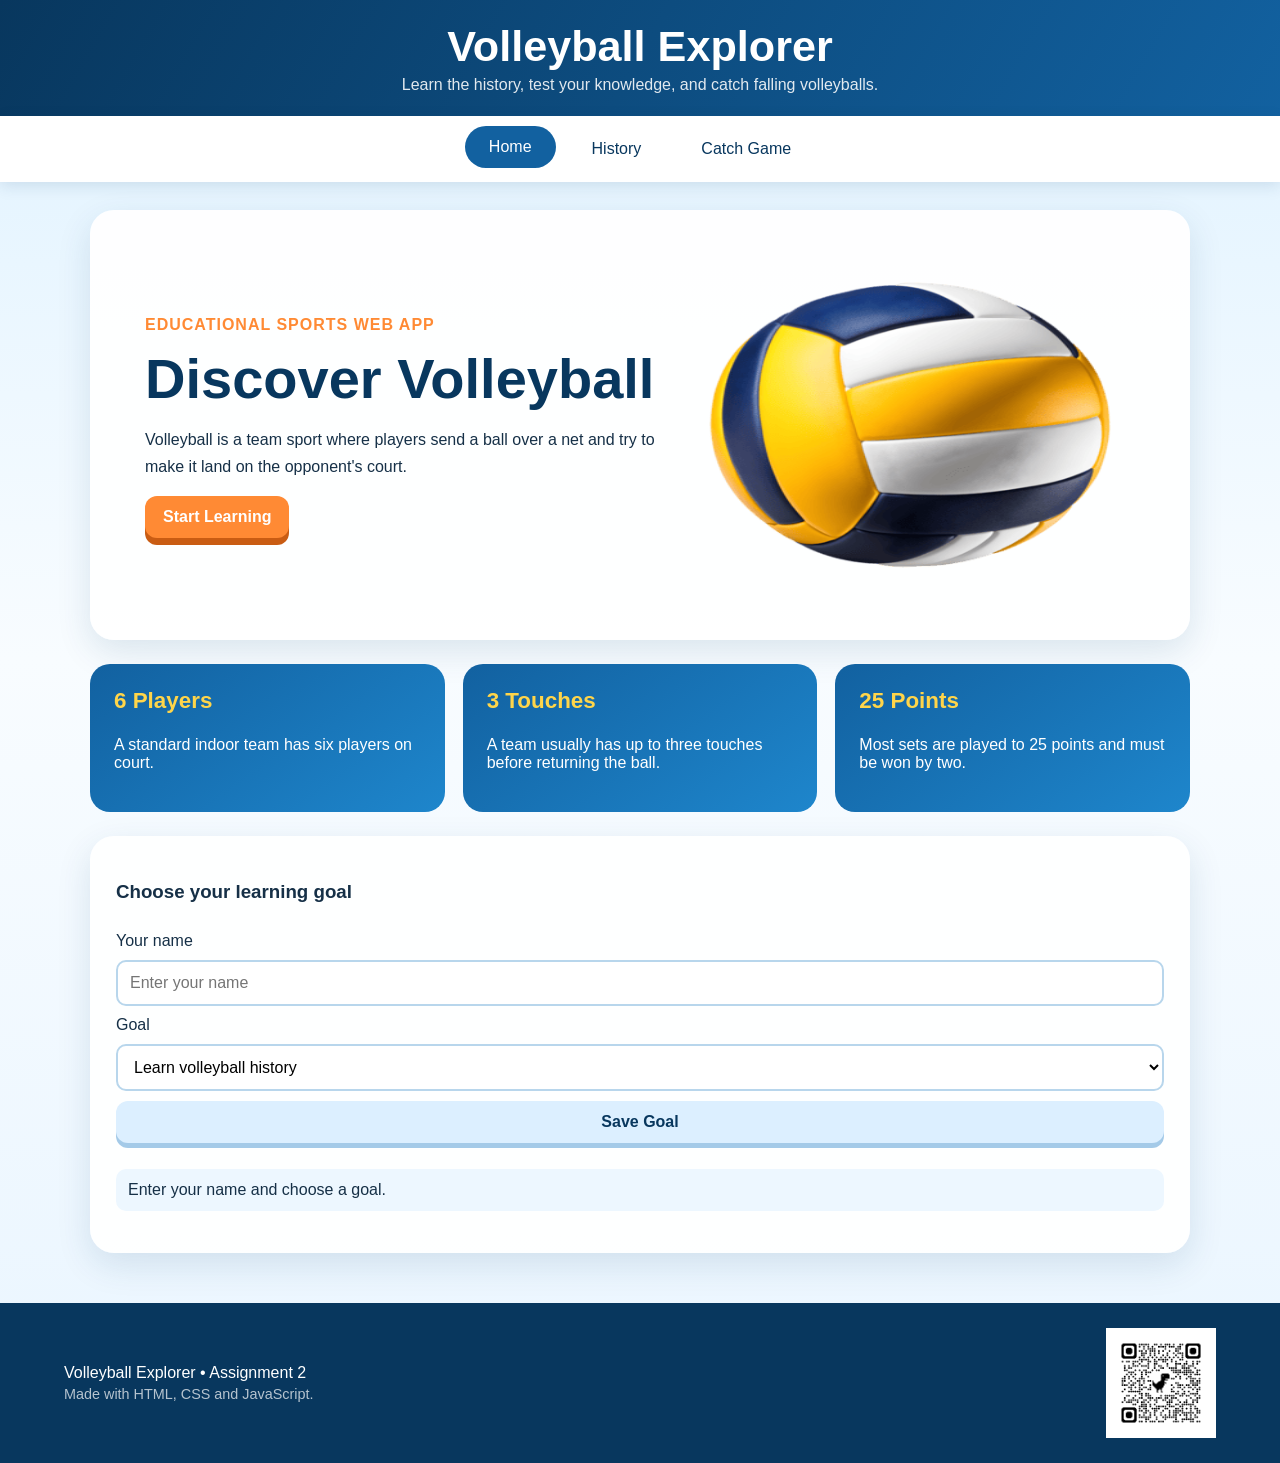
<file: WebDevA2/index.html>
<!DOCTYPE html>
<html lang="en">
<head>
  <meta charset="UTF-8">
  <meta name="viewport" content="width=device-width, initial-scale=1.0">
  <meta name="theme-color" content="#1261a0">
  <title>Volleyball Explorer</title>
  <link rel="stylesheet" href="style.css">
</head>

<body>
<header class="site-header">
		<button id="menuBtn" class="menu-btn" aria-label="Open navigation">☰</button>

		<div class="hero">
			<h1>Volleyball Explorer</h1>
			<p>Learn the history, test your knowledge, and catch falling volleyballs.</p>
		</div>
	</header>

  <nav id="mainNav" class="main-nav" aria-label="Main navigation">
    <button class="nav-btn active" data-page="home">Home</button>
    <button class="nav-btn" data-page="history">History</button>
    <button class="nav-btn" data-page="game">Catch Game</button>
  </nav>

  <main>
    <section id="home" class="page active-page">
      <div class="hero-card">
        <div class="hero-text">
          <p class="tag">Educational Sports Web App</p>
          <h2>Discover Volleyball</h2>
          <p>Volleyball is a team sport where players send a ball over a net and try to make it land on the opponent's court.</p>
          <button class="primary-btn go-page" data-page="history">Start Learning</button>
        </div>
        <img src="images/Volleyball.png">
      </div>

      <div class="info-grid">
        <article>
          <h3>6 Players</h3>
          <p>A standard indoor team has six players on court.</p>
        </article>
        <article>
          <h3>3 Touches</h3>
          <p>A team usually has up to three touches before returning the ball.</p>
        </article>
        <article>
          <h3>25 Points</h3>
          <p>Most sets are played to 25 points and must be won by two.</p>
        </article>
      </div>

      <div class="settings-card">
        <h3>Choose your learning goal</h3>
        <label for="nameInput">Your name</label>
        <input id="nameInput" type="text" maxlength="20" placeholder="Enter your name">
        <label for="goalSelect">Goal</label>
        <select id="goalSelect">
          <option value="history">Learn volleyball history</option>
          <option value="game">Practise reaction speed</option>
        </select>
        <button id="saveGoalBtn" class="secondary-btn">Save Goal</button>
        <p id="goalMessage" class="message-box">Enter your name and choose a goal.</p>
      </div>
    </section>

    <section id="history" class="page">
      <div class="section-heading">
        <p class="tag">Subtopic 1</p>
        <h2>History of Volleyball</h2>
        <p>Tap each year to reveal an important event.</p>
      </div>

      <div id="timeline" class="timeline">
        <button class="timeline-item" data-year="1895">
          <span>1895</span>
          <strong>Volleyball is created</strong>
        </button>
        <button class="timeline-item" data-year="1896">
          <span>1896</span>
          <strong>The name changes</strong>
        </button>
        <button class="timeline-item" data-year="1947">
          <span>1947</span>
          <strong>International federation</strong>
        </button>
        <button class="timeline-item" data-year="1964">
          <span>1964</span>
          <strong>Olympic debut</strong>
        </button>
      </div>

      <div id="historyDetail" class="history-detail">
        <h3>Select a year</h3>
        <p>The information will appear here.</p>
      </div>

      <div class="quiz-card">
        <h3>Quick History Check</h3>
        <p>Who created volleyball?</p>
        <div id="quizOptions" class="quiz-options">
          <button data-answer="wrong">James Naismith</button>
          <button data-answer="correct">William G. Morgan</button>
          <button data-answer="wrong">Pierre de Coubertin</button>
        </div>
        <p id="quizFeedback" class="message-box">Choose one answer.</p>
      </div>
    </section>

    <section id="game" class="page">
      <div class="section-heading">
        <p class="tag">Subtopic 2</p>
        <h2>Catch the Volleyball</h2>
        <p>Move the mouse or drag your finger left and right. Catch the falling volleyballs with the hand.</p>
      </div>

      <div class="game-controls">
        <button id="startBtn" class="primary-btn">Start Game</button>
        <button id="resetBtn" class="secondary-btn">Reset</button>
        <button id="soundBtn" class="secondary-btn" aria-pressed="true">Sound: On</button>
        <button id="fullscreenBtn" class="secondary-btn">Full Screen</button>
      </div>

      <div class="score-row">
        <span>Score: <strong id="score">0</strong></span>
        <span>Misses: <strong id="misses">0</strong>/3</span>
        <span>Time: <strong id="time">30</strong>s</span>
      </div>

      <div id="gameArea" class="game-area" aria-label="Volleyball catching game">
 
        <img id="ball" class="ball hidden" src="images/Volleyball.png">
        <img id="hand" class="hand" src="images/hand.png">
        <p id="gameMessage" class="game-message">Press Start Game</p>
      </div>

      <div class="difficulty-card">
        <label for="difficultyRange">Difficulty</label>
        <input id="difficultyRange" type="range" min="1" max="3" value="2">
        <span id="difficultyLabel">Normal</span>
      </div>
    </section>
  </main>

  <footer>
    <div>
      <p>Volleyball Explorer • Assignment 2</p>
      <p class="small-text">Made with HTML, CSS and JavaScript.</p>
    </div>
    <img id="qrCodeImg" src="images/QrCode.png">
  </footer>

  <audio id="catchAudio" src="audio/Volleyball.mp3" preload="auto"></audio>
  <script src="main.js"></script>
</body>
</html>
</html>
</file>
<file: WebDevA2/style.css>
:root {
  --blue: #1261a0;
  --dark-blue: #08375e;
  --yellow: #ffd54a;
  --orange: #ff8a34;
  --light: #f3f9ff;
  --white: #ffffff;
  --text: #163047;
  --danger: #c0392b;
  --success: #16784c;
}

* { box-sizing: border-box; }

body {
  margin: 0;
  min-height: 100vh;
  overflow-x: hidden;
  font-family: Arial, Helvetica, sans-serif;
  color: var(--text);
  background: linear-gradient(180deg, #dff2ff 0%, #f8fcff 45%, #e9f5ff 100%);
}

button, input, select { font: inherit; }
button { cursor: pointer; }

.site-header {
    display: flex;
    align-items: center;
    padding: 22px clamp(18px, 5vw, 70px);
    color: var(--white);
    background: linear-gradient(120deg, var(--dark-blue), var(--blue));
}

.hero {
    flex: 1;
    text-align: center;
}

.menu-btn {
    display: none;  
    border: 0;
    color: white;
    background: transparent;
    font-size: 1.8rem;
}

.site-header h1 { margin: 0 0 5px; font-size: clamp(1.7rem, 4vw, 2.7rem); }
.site-header p { margin: 0; opacity: 0.88; }
.menu-btnmenu-btn { display: none; border: 0; color: white; background: transparent; font-size: 1.8rem; }

.main-nav {
  display: flex;
  justify-content: center;
  gap: 12px;
  padding: 12px;
  background: var(--white);
  box-shadow: 0 4px 15px rgba(12, 59, 95, 0.12);
  position: sticky;
  top: 0;
  z-index: 20;
}

.nav-btn {
  border: 2px solid transparent;
  border-radius: 999px;
  padding: 10px 22px;
  color: var(--dark-blue);
  background: transparent;
  transition: 0.2s ease;
}
.nav-btn:hover, .nav-btn.active { color: white; background: var(--blue); transform: translateY(-2px); }

main { width: min(1100px, 92%); margin: 28px auto 50px; }
.page { display: none; animation: fade-in 0.35s ease; }
.active-page { display: block; }
@keyframes fade-in { from { opacity: 0; transform: translateY(10px); } to { opacity: 1; transform: translateY(0); } }

.hero-card, .settings-card, .history-detail, .quiz-card, .difficulty-card {
  border-radius: 24px;
  background: rgba(255,255,255,0.95);
  box-shadow: 0 12px 35px rgba(11, 67, 107, 0.12);
}
.hero-card { display: grid; grid-template-columns: 1.2fr 1fr; align-items: center; padding: clamp(25px, 5vw, 55px); overflow: hidden; }
.hero-card img { width: 100%; max-height: 320px; animation: float-ball 3s ease-in-out infinite; }
@keyframes float-ball { 50% { transform: translateY(-12px) rotate(3deg); } }
.tag { margin: 0 0 8px; color: var(--orange); font-weight: 800; text-transform: uppercase; letter-spacing: 1px; }
h2 { margin: 0 0 15px; color: var(--dark-blue); font-size: clamp(2rem, 5vw, 3.5rem); }
.hero-text p { line-height: 1.65; }

.primary-btn, .secondary-btn {
  border: 0;
  border-radius: 12px;
  padding: 12px 18px;
  font-weight: 700;
  transition: transform 0.2s ease, box-shadow 0.2s ease;
}
.primary-btn { color: white; background: var(--orange); box-shadow: 0 7px 0 #c95c13; }
.secondary-btn { color: var(--dark-blue); background: #dcefff; box-shadow: 0 5px 0 #a4cae8; }
.primary-btn:hover, .secondary-btn:hover { transform: translateY(-2px); }
.primary-btn:active, .secondary-btn:active { transform: translateY(3px); box-shadow: none; }

.info-grid { display: grid; grid-template-columns: repeat(3, 1fr); gap: 18px; margin: 24px 0; }
.info-grid article { padding: 24px; border-radius: 20px; color: white; background: linear-gradient(145deg, var(--blue), #1e86cc); transition: transform 0.25s ease; }
.info-grid article:hover { transform: translateY(-6px); }
.info-grid h3 { margin-top: 0; color: var(--yellow); font-size: 1.4rem; }

.settings-card { padding: 26px; display: grid; gap: 10px; }
input, select { width: 100%; border: 2px solid #b8d6ec; border-radius: 10px; padding: 12px; background: white; }
.message-box { min-height: 25px; padding: 12px; border-radius: 10px; background: #edf7ff; }
.success { color: var(--success); background: #e2f7ec; }
.error { color: var(--danger); background: #ffe9e5; }

.section-heading { margin-bottom: 22px; text-align: center; }
.section-heading p:last-child { max-width: 700px; margin: 0 auto; line-height: 1.6; }
.timeline { display: grid; grid-template-columns: repeat(4, 1fr); gap: 13px; }
.timeline-item { min-height: 120px; border: 0; border-radius: 18px; padding: 18px; color: white; background: linear-gradient(145deg, var(--blue), var(--dark-blue)); text-align: left; transition: 0.25s ease; }
.timeline-item:hover, .timeline-item.selected { transform: translateY(-6px); outline: 4px solid var(--yellow); }
.timeline-item span { display: block; margin-bottom: 8px; color: var(--yellow); font-size: 1.5rem; font-weight: 800; }
.history-detail, .quiz-card { margin-top: 20px; padding: 26px; }
.quiz-options { display: flex; flex-wrap: wrap; gap: 10px; }
.quiz-options button { flex: 1 1 190px; border: 2px solid #9dc6e4; border-radius: 12px; padding: 12px; color: var(--dark-blue); background: white; }
.quiz-options button:hover { background: #e9f6ff; }

.game-controls { display: flex; flex-wrap: wrap; justify-content: center; gap: 12px; margin-bottom: 20px; }
.score-row { display: flex; justify-content: space-around; gap: 15px; margin-bottom: 12px; padding: 13px; border-radius: 14px; color: white; background: var(--dark-blue); }
.game-area {
  position: relative;
  width: 100%;
  height: min(62vh, 540px);
  min-height: 390px;
  overflow: hidden;
  cursor: none;
  border: 6px solid white;
  border-radius: 24px;
  background: linear-gradient(#74ccff 0 72%, #f3d38b 72% 100%);
  box-shadow: 0 14px 35px rgba(13, 61, 95, 0.2);
  touch-action: none;
}
.game-area::after { content: ""; position: absolute; left: 0; right: 0; bottom: 27%; height: 8px; background: rgba(255,255,255,0.8); }
.ball { position: absolute; width: 72px; height: 72px; left: 50%; top: -90px; z-index: 4; filter: drop-shadow(0 6px 5px rgba(0,0,0,0.25)); }
.hand { position: absolute; width: 120px; left: calc(50% - 60px); bottom: 12px; z-index: 5; pointer-events: none; filter: drop-shadow(0 6px 4px rgba(0,0,0,0.25)); }
.hidden { display: none; }
.game-message { position: absolute; left: 50%; top: 42%; z-index: 8; transform: translate(-50%, -50%); margin: 0; padding: 14px 22px; border-radius: 999px; color: var(--dark-blue); background: rgba(255,255,255,0.9); font-weight: 800; text-align: center; }
.difficulty-card { display: flex; align-items: center; gap: 15px; margin-top: 18px; padding: 20px; }
.difficulty-card input { flex: 1; }

footer { display: flex; align-items: center; justify-content: space-between; gap: 20px; padding: 25px clamp(18px, 5vw, 70px); color: white; background: var(--dark-blue); }
footer p { margin: 4px 0; }
.small-text { opacity: 0.7; font-size: 0.9rem; }
#qrCodeImg { width: 110px; height: 110px; border: 7px solid white; background: white; }

@media (max-width: 800px) {
  .site-header { align-items: flex-start; }
  .menu-btn { display: block; }
  .main-nav { display: none; position: sticky; top: 0; flex-direction: column; align-items: stretch; }
  .main-nav.open { display: flex; }
  .nav-btn { border-radius: 10px; }
  main { width: min(94%, 680px); margin-top: 18px; }
  .hero-card { grid-template-columns: 1fr; text-align: center; }
  .hero-card img { max-height: 230px; order: -1; }
  .info-grid, .timeline { grid-template-columns: 1fr; }
  .timeline-item { min-height: 90px; }
  .score-row { font-size: 0.9rem; }
  .game-area { height: 58vh; min-height: 360px; }
  .ball { width: 58px; height: 58px; }
  .hand { width: 100px; }
  .difficulty-card { flex-wrap: wrap; }
  footer { justify-content: center; text-align: center; }
  #qrCodeImg { display: none; }
}

@media (prefers-reduced-motion: reduce) {
  *, *::before, *::after { animation-duration: 0.01ms !important; animation-iteration-count: 1 !important; transition-duration: 0.01ms !important; }
}
</file>
